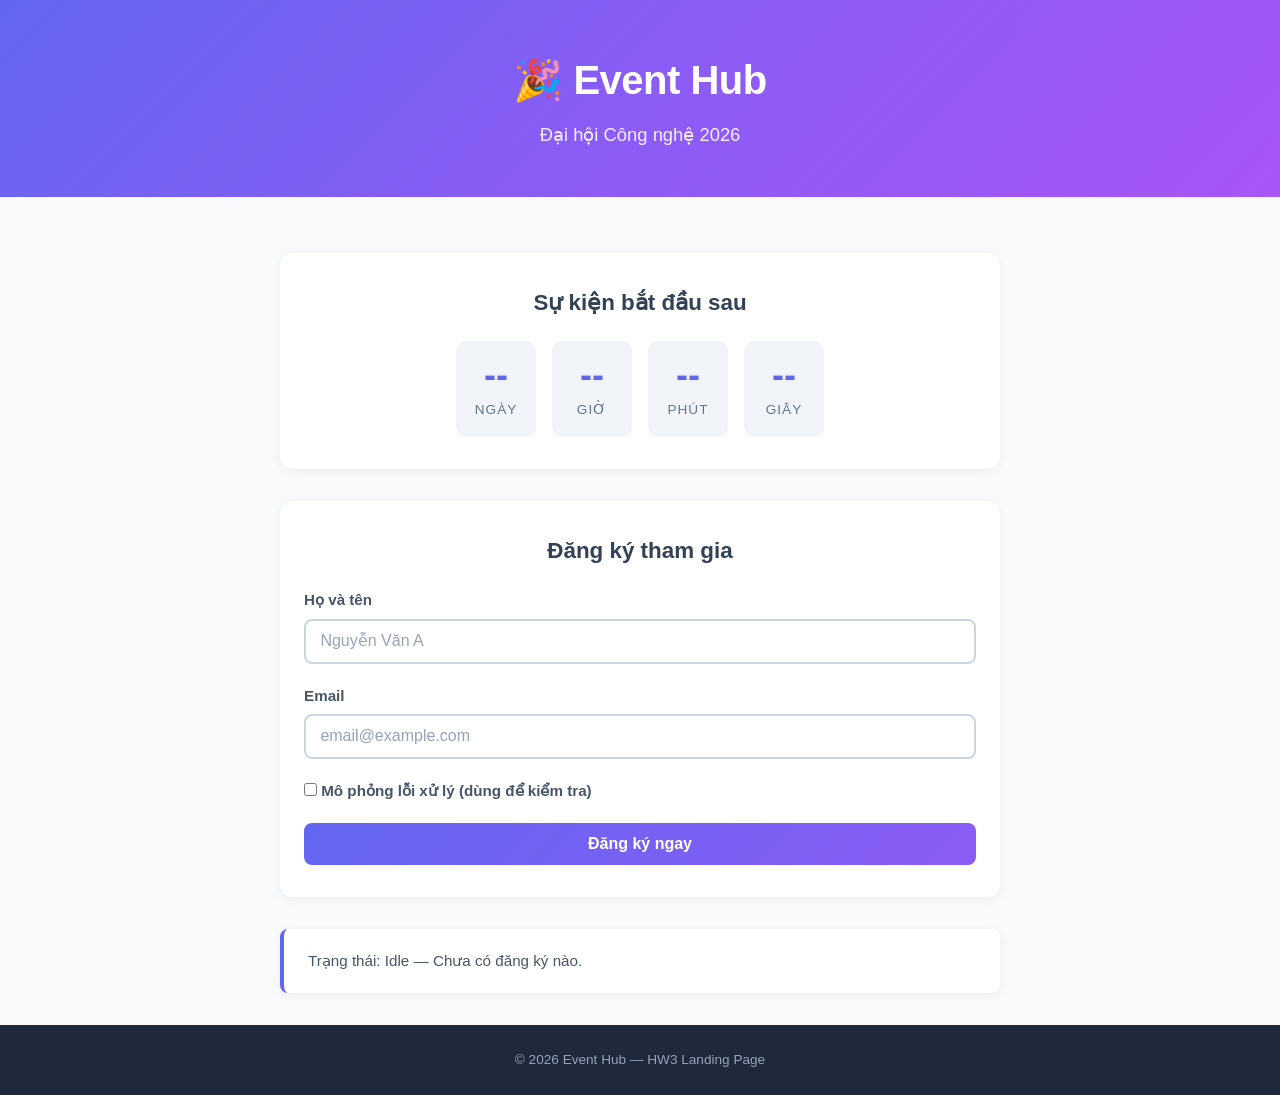
<file: Homework 3/index.html>
<!DOCTYPE html>
<html lang="vi">
<head>
  <meta charset="UTF-8">
  <meta name="viewport" content="width=device-width, initial-scale=1.0">
  <title>Event Hub – Đăng ký sự kiện</title>
  <link rel="stylesheet" href="css/style.css">
</head>
<body>

  <!-- ===== HEADER ===== -->
  <header class="hero">
    <h1 class="hero__title">🎉 Event Hub</h1>
    <p class="hero__subtitle">Đại hội Công nghệ 2026</p>
  </header>

  <!-- ===== MAIN ===== -->
  <main class="container">

    <!-- Countdown -->
    <section class="countdown" aria-label="Đếm ngược đến sự kiện">
      <h2 class="section-title">Sự kiện bắt đầu sau</h2>
      <div class="countdown__display" id="countdown-display">
        <div class="countdown__block">
          <span class="countdown__number" id="days">--</span>
          <span class="countdown__label">Ngày</span>
        </div>
        <div class="countdown__block">
          <span class="countdown__number" id="hours">--</span>
          <span class="countdown__label">Giờ</span>
        </div>
        <div class="countdown__block">
          <span class="countdown__number" id="minutes">--</span>
          <span class="countdown__label">Phút</span>
        </div>
        <div class="countdown__block">
          <span class="countdown__number" id="seconds">--</span>
          <span class="countdown__label">Giây</span>
        </div>
      </div>
    </section>

    <!-- Registration Form -->
    <section class="registration" aria-label="Đăng ký tham gia">
      <h2 class="section-title">Đăng ký tham gia</h2>

      <form class="form" id="registration-form" novalidate>
        <div class="form__group">
          <label class="form__label" for="fullname">Họ và tên</label>
          <input
            class="form__input"
            type="text"
            id="fullname"
            name="fullname"
            placeholder="Nguyễn Văn A"
            required
          >
        </div>

        <div class="form__group">
          <label class="form__label" for="email">Email</label>
          <input
            class="form__input"
            type="email"
            id="email"
            name="email"
            placeholder="email@example.com"
            required
          >
        </div>

        <div class="form__group">
          <label class="form__label" for="simulate-error">
            <input type="checkbox" id="simulate-error">
            Mô phỏng lỗi xử lý (dùng để kiểm tra)
          </label>
        </div>

        <button class="form__submit" type="submit">Đăng ký ngay</button>
      </form>
    </section>

    <!-- Status Display -->
    <section class="status" aria-label="Trạng thái đăng ký">
      <div class="status__box" id="status-box" data-state="idle">
        <p class="status__message" id="status-message" role="status" aria-live="polite" aria-atomic="true">
          Trạng thái: Idle — Chưa có đăng ký nào.
        </p>
      </div>
    </section>

  </main>

  <!-- ===== FOOTER ===== -->
  <footer class="footer">
    <p>&copy; 2026 Event Hub &mdash; HW3 Landing Page</p>
  </footer>

  <script src="js/registration-form.js"></script>
</body>
</html>
</file>
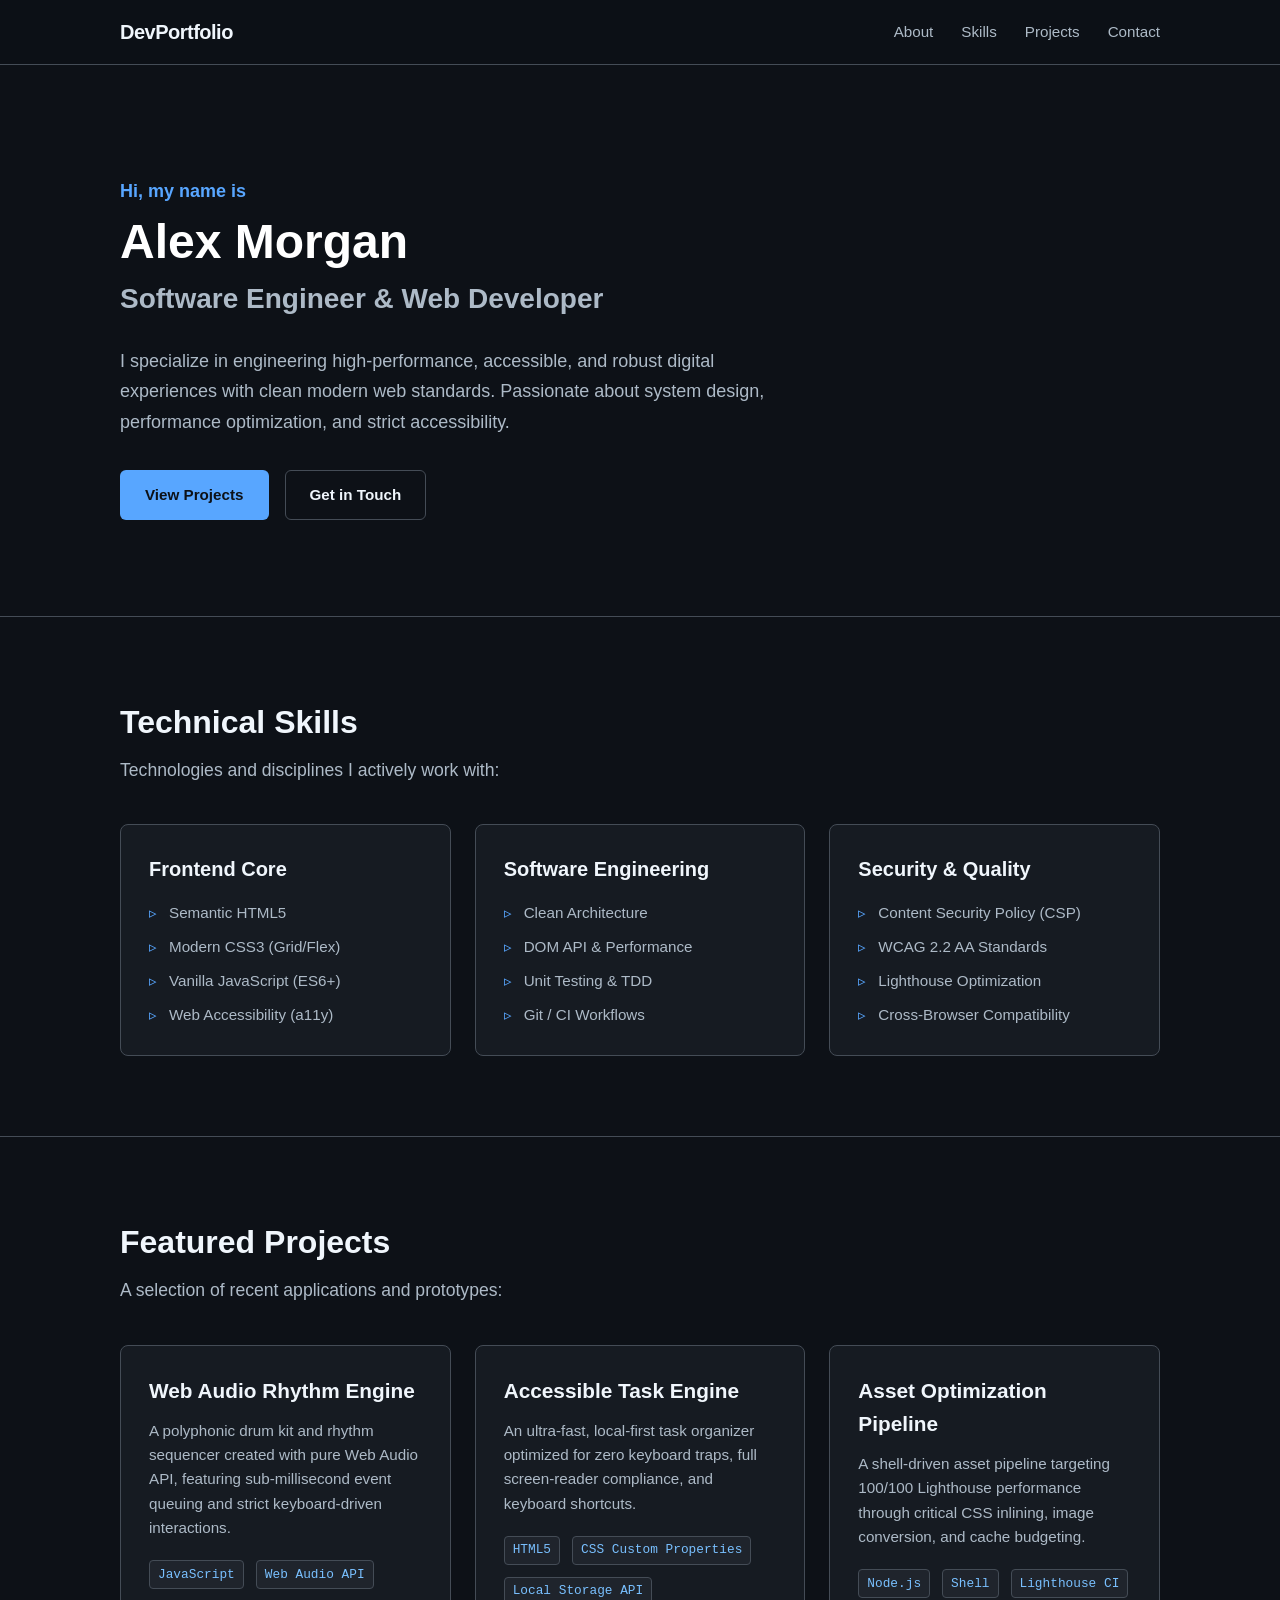
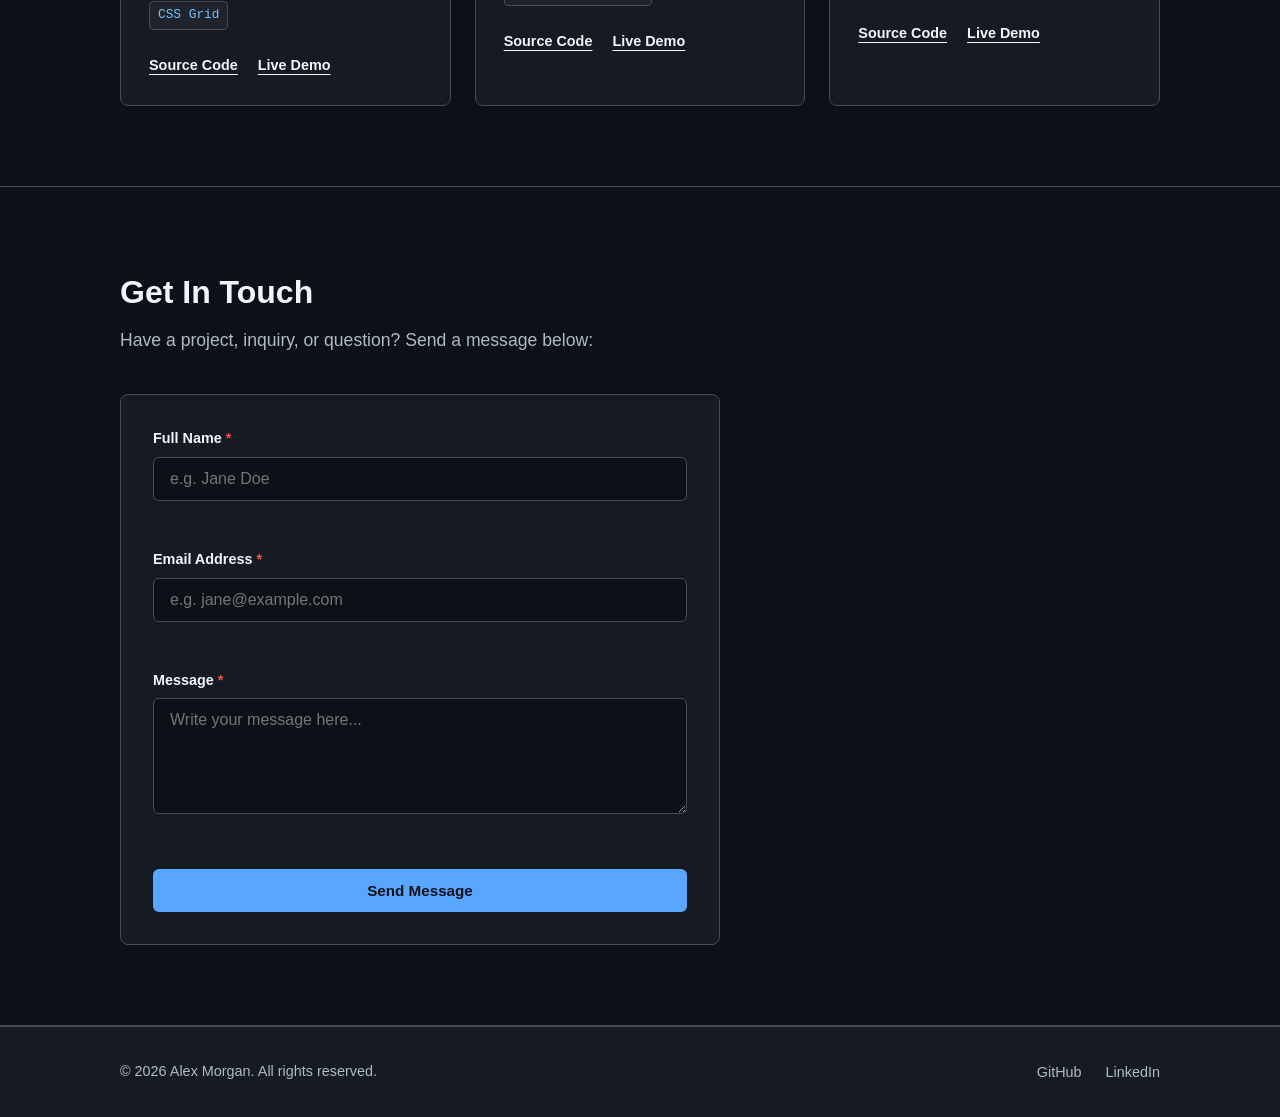
<file: Hw1-porfolio/index.html>
<!DOCTYPE html>
<html lang="en">
<head>
  <meta charset="UTF-8">
  <meta name="viewport" content="width=device-width, initial-scale=1.0">
  <meta http-equiv="Content-Security-Policy" content="default-src 'none'; script-src 'self'; style-src 'self'; img-src 'self' data:; connect-src 'self'; font-src 'self'; form-action 'self'; base-uri 'self'; frame-ancestors 'none';">
  <meta name="theme-color" content="#0d1117">
  <meta name="description" content="Personal Production Portfolio of a Frontend & Software Engineer showcasing skills, projects, and contact info.">
  <title>Developer Portfolio | Clean & Accessible</title>
  <link rel="stylesheet" href="css/style.css">
  <script src="js/main.js" defer></script>
</head>
<body>
  <!-- Skip Link for Accessibility (WCAG / Keyboard Navigation) -->
  <a href="#main-content" class="skip-link">Skip to main content</a>

  <!-- Header & Navigation Landmark -->
  <header class="site-header" aria-label="Site Header">
    <div class="container header-container">
      <a href="#" class="brand-logo" aria-label="Portfolio Home">DevPortfolio</a>
      <button id="nav-toggle" class="nav-toggle" aria-expanded="false" aria-controls="primary-nav" aria-label="Toggle navigation menu">
        <span class="hamburger-bar"></span>
        <span class="hamburger-bar"></span>
        <span class="hamburger-bar"></span>
      </button>
      <nav id="primary-nav" class="primary-nav" aria-label="Main Navigation">
        <ul class="nav-list">
          <li><a href="#about" class="nav-link">About</a></li>
          <li><a href="#skills" class="nav-link">Skills</a></li>
          <li><a href="#projects" class="nav-link">Projects</a></li>
          <li><a href="#contact" class="nav-link">Contact</a></li>
        </ul>
      </nav>
    </div>
  </header>

  <!-- Main Landmark -->
  <main id="main-content">
    <!-- Hero / About Section -->
    <section id="about" class="section hero-section" aria-labelledby="about-heading">
      <div class="container hero-content">
        <div class="hero-text">
          <p class="hero-greeting">Hi, my name is</p>
          <h1 id="about-heading" class="hero-title">Alex Morgan</h1>
          <h2 class="hero-subtitle">Software Engineer & Web Developer</h2>
          <p class="hero-description">
            I specialize in engineering high-performance, accessible, and robust digital experiences with clean modern web standards. Passionate about system design, performance optimization, and strict accessibility.
          </p>
          <div class="hero-cta">
            <a href="#projects" class="btn btn-primary">View Projects</a>
            <a href="#contact" class="btn btn-secondary">Get in Touch</a>
          </div>
        </div>
      </div>
    </section>

    <!-- Skills Section -->
    <section id="skills" class="section skills-section" aria-labelledby="skills-heading">
      <div class="container">
        <h2 id="skills-heading" class="section-title">Technical Skills</h2>
        <p class="section-intro">Technologies and disciplines I actively work with:</p>
        <div class="skills-grid">
          <article class="skill-card">
            <h3 class="skill-category">Frontend Core</h3>
            <ul class="skill-tags">
              <li>Semantic HTML5</li>
              <li>Modern CSS3 (Grid/Flex)</li>
              <li>Vanilla JavaScript (ES6+)</li>
              <li>Web Accessibility (a11y)</li>
            </ul>
          </article>
          <article class="skill-card">
            <h3 class="skill-category">Software Engineering</h3>
            <ul class="skill-tags">
              <li>Clean Architecture</li>
              <li>DOM API & Performance</li>
              <li>Unit Testing & TDD</li>
              <li>Git / CI Workflows</li>
            </ul>
          </article>
          <article class="skill-card">
            <h3 class="skill-category">Security & Quality</h3>
            <ul class="skill-tags">
              <li>Content Security Policy (CSP)</li>
              <li>WCAG 2.2 AA Standards</li>
              <li>Lighthouse Optimization</li>
              <li>Cross-Browser Compatibility</li>
            </ul>
          </article>
        </div>
      </div>
    </section>

    <!-- Projects Section -->
    <section id="projects" class="section projects-section" aria-labelledby="projects-heading">
      <div class="container">
        <h2 id="projects-heading" class="section-title">Featured Projects</h2>
        <p class="section-intro">A selection of recent applications and prototypes:</p>
        <div class="projects-grid">
          <article class="project-card">
            <div class="project-content">
              <h3 class="project-title">Web Audio Rhythm Engine</h3>
              <p class="project-description">
                A polyphonic drum kit and rhythm sequencer created with pure Web Audio API, featuring sub-millisecond event queuing and strict keyboard-driven interactions.
              </p>
              <ul class="project-tech" aria-label="Technologies used">
                <li>JavaScript</li>
                <li>Web Audio API</li>
                <li>CSS Grid</li>
              </ul>
              <div class="project-actions">
                <a href="#projects" class="project-link" aria-label="View source code for Web Audio Rhythm Engine">Source Code</a>
                <a href="#projects" class="project-link" aria-label="View live demo of Web Audio Rhythm Engine">Live Demo</a>
              </div>
            </div>
          </article>

          <article class="project-card">
            <div class="project-content">
              <h3 class="project-title">Accessible Task Engine</h3>
              <p class="project-description">
                An ultra-fast, local-first task organizer optimized for zero keyboard traps, full screen-reader compliance, and keyboard shortcuts.
              </p>
              <ul class="project-tech" aria-label="Technologies used">
                <li>HTML5</li>
                <li>CSS Custom Properties</li>
                <li>Local Storage API</li>
              </ul>
              <div class="project-actions">
                <a href="#projects" class="project-link" aria-label="View source code for Accessible Task Engine">Source Code</a>
                <a href="#projects" class="project-link" aria-label="View live demo of Accessible Task Engine">Live Demo</a>
              </div>
            </div>
          </article>

          <article class="project-card">
            <div class="project-content">
              <h3 class="project-title">Asset Optimization Pipeline</h3>
              <p class="project-description">
                A shell-driven asset pipeline targeting 100/100 Lighthouse performance through critical CSS inlining, image conversion, and cache budgeting.
              </p>
              <ul class="project-tech" aria-label="Technologies used">
                <li>Node.js</li>
                <li>Shell</li>
                <li>Lighthouse CI</li>
              </ul>
              <div class="project-actions">
                <a href="#projects" class="project-link" aria-label="View source code for Asset Optimization Pipeline">Source Code</a>
                <a href="#projects" class="project-link" aria-label="View live demo of Asset Optimization Pipeline">Live Demo</a>
              </div>
            </div>
          </article>
        </div>
      </div>
    </section>

    <!-- Contact Section -->
    <section id="contact" class="section contact-section" aria-labelledby="contact-heading">
      <div class="container">
        <h2 id="contact-heading" class="section-title">Get In Touch</h2>
        <p class="section-intro">Have a project, inquiry, or question? Send a message below:</p>
        <form id="contact-form" class="contact-form" novalidate>
          <div class="form-group">
            <label for="user-name" class="form-label">Full Name <span class="required" aria-hidden="true">*</span></label>
            <input type="text" id="user-name" name="name" class="form-input" required autocomplete="name" placeholder="e.g. Jane Doe" aria-describedby="name-error">
            <span id="name-error" class="error-message" aria-live="polite"></span>
          </div>

          <div class="form-group">
            <label for="user-email" class="form-label">Email Address <span class="required" aria-hidden="true">*</span></label>
            <input type="email" id="user-email" name="email" class="form-input" required autocomplete="email" placeholder="e.g. jane@example.com" aria-describedby="email-error">
            <span id="email-error" class="error-message" aria-live="polite"></span>
          </div>

          <div class="form-group">
            <label for="user-message" class="form-label">Message <span class="required" aria-hidden="true">*</span></label>
            <textarea id="user-message" name="message" class="form-textarea" rows="5" required placeholder="Write your message here..." aria-describedby="message-error"></textarea>
            <span id="message-error" class="error-message" aria-live="polite"></span>
          </div>

          <div id="form-feedback" class="form-feedback" role="status" aria-live="polite"></div>

          <button type="submit" class="btn btn-primary btn-submit">Send Message</button>
        </form>
      </div>
    </section>
  </main>

  <!-- Footer Landmark -->
  <footer class="site-footer" aria-label="Site Footer">
    <div class="container footer-container">
      <p class="footer-copy">&copy; <span id="current-year">2026</span> Alex Morgan. All rights reserved.</p>
      <ul class="footer-links" aria-label="Social and repository links">
        <li><a href="https://github.com" target="_blank" rel="noopener noreferrer">GitHub</a></li>
        <li><a href="https://linkedin.com" target="_blank" rel="noopener noreferrer">LinkedIn</a></li>
      </ul>
    </div>
  </footer>
</body>
</html>
</file>
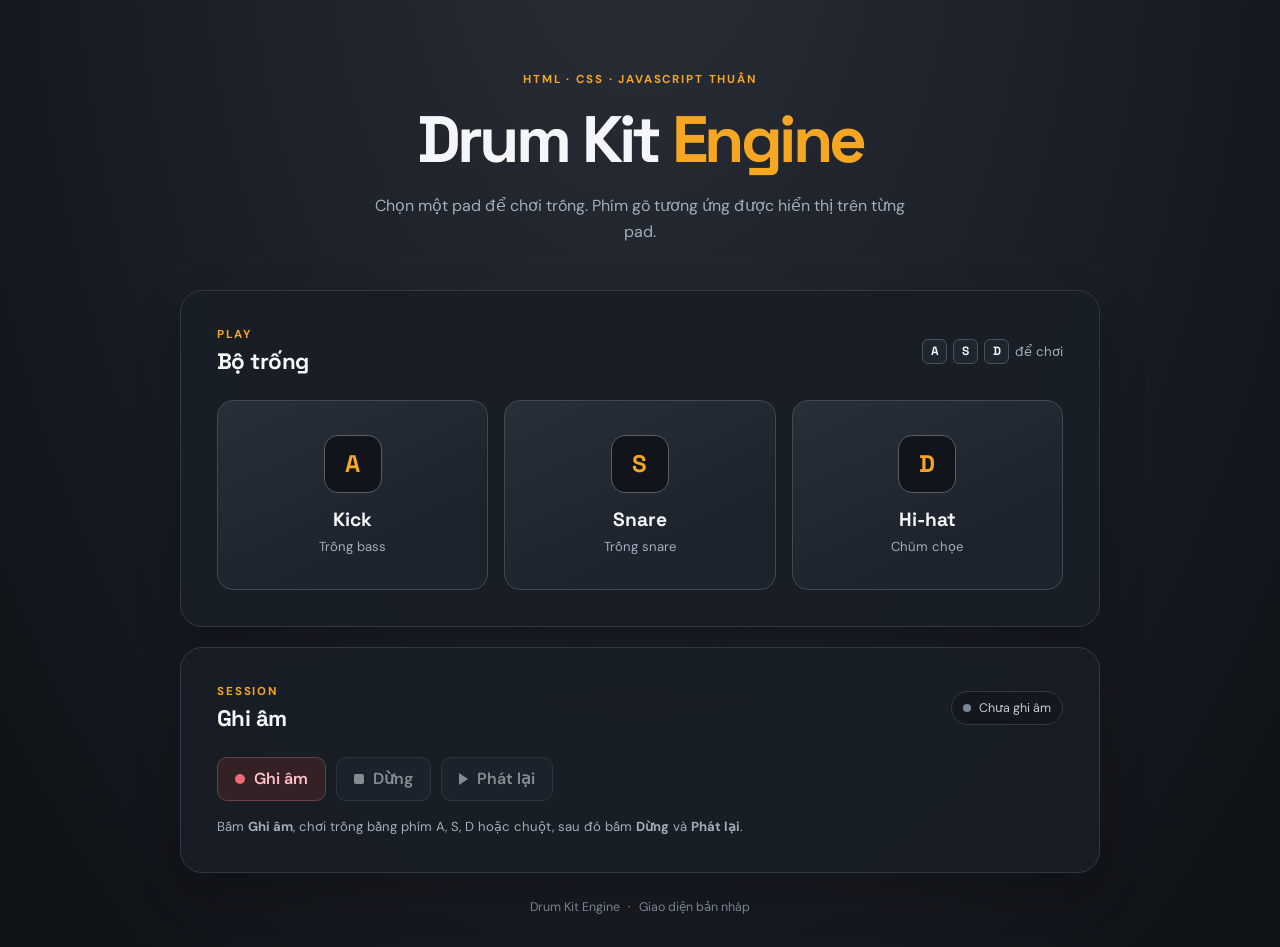
<file: Hw2-drum-kit/index.html>
<!doctype html>
<html lang="vi">
<head>
  <meta charset="utf-8">
  <meta name="viewport" content="width=device-width, initial-scale=1">
  <title>Drum Kit Engine</title>
  <link rel="stylesheet" href="style.css">
  <script src="audio-engine.js" defer></script>
  <script src="js/beat-recorder.js" defer></script>
  <script src="keyboard-controller.js" defer></script>
</head>
<body>
  <main class="app-shell">
    <header class="page-header">
      <p class="eyebrow">HTML · CSS · JAVASCRIPT THUẦN</p>
      <h1>Drum Kit <span>Engine</span></h1>
      <p class="intro">Chọn một pad để chơi trống. Phím gõ tương ứng được hiển thị trên từng pad.</p>
    </header>

    <section class="kit-panel" aria-labelledby="kit-title">
      <div class="section-heading">
        <div>
          <p class="eyebrow">PLAY</p>
          <h2 id="kit-title">Bộ trống</h2>
        </div>
        <p class="key-hint"><kbd>A</kbd> <kbd>S</kbd> <kbd>D</kbd> <span>để chơi</span></p>
      </div>

      <div class="drum-grid" aria-label="Các nút trống">
        <button class="drum-pad drum-pad--kick" type="button" data-key="a" data-sound="kick" aria-label="Kick, phím A">
          <span class="pad-key" aria-hidden="true">A</span>
          <span class="pad-name">Kick</span>
          <span class="pad-detail">Trống bass</span>
        </button>
        <button class="drum-pad drum-pad--snare" type="button" data-key="s" data-sound="snare" aria-label="Snare, phím S">
          <span class="pad-key" aria-hidden="true">S</span>
          <span class="pad-name">Snare</span>
          <span class="pad-detail">Trống snare</span>
        </button>
        <button class="drum-pad drum-pad--hihat" type="button" data-key="d" data-sound="hihat" aria-label="Hi-hat, phím D">
          <span class="pad-key" aria-hidden="true">D</span>
          <span class="pad-name">Hi-hat</span>
          <span class="pad-detail">Chũm chọe</span>
        </button>
      </div>
    </section>

    <section class="recorder-panel" aria-labelledby="recorder-title">
      <div class="section-heading recorder-heading">
        <div>
          <p class="eyebrow">SESSION</p>
          <h2 id="recorder-title">Ghi âm</h2>
        </div>
        <span class="status-pill"><span class="status-dot" aria-hidden="true"></span><span id="recorder-status-text">Chưa ghi âm</span></span>
      </div>

      <div class="recorder-controls" aria-label="Điều khiển ghi âm">
        <button id="record-btn" class="control-button control-button--record" type="button" aria-label="Bắt đầu ghi âm">
          <span class="record-icon" aria-hidden="true"></span>Ghi âm
        </button>
        <button id="stop-btn" class="control-button" type="button" disabled aria-label="Dừng ghi âm hoặc dừng phát lại">
          <span class="stop-icon" aria-hidden="true"></span>Dừng
        </button>
        <button id="play-btn" class="control-button" type="button" disabled aria-label="Phát lại bản ghi">
          <span class="play-icon" aria-hidden="true"></span>Phát lại
        </button>
      </div>
      <p class="recorder-note">Bấm <strong>Ghi âm</strong>, chơi trống bằng phím A, S, D hoặc chuột, sau đó bấm <strong>Dừng</strong> và <strong>Phát lại</strong>.</p>
    </section>

    <footer class="page-footer">Drum Kit Engine <span aria-hidden="true">·</span> Giao diện bản nháp</footer>
  </main>
</body>
</html>
</file>
<file: Homework 3/css/style.css>
/* ===================================================
   Event Hub – Landing Page Styles
   =================================================== */

/* ---------- Reset & Base ---------- */
*,
*::before,
*::after {
  margin: 0;
  padding: 0;
  box-sizing: border-box;
}

html {
  font-size: 16px;
  scroll-behavior: smooth;
}

body {
  font-family: "Segoe UI", Roboto, "Helvetica Neue", Arial, sans-serif;
  line-height: 1.6;
  color: #1e293b;
  background-color: #f8fafc;
  min-height: 100vh;
  display: flex;
  flex-direction: column;
}

/* ---------- Container ---------- */
.container {
  width: 90%;
  max-width: 720px;
  margin: 0 auto;
  padding: 2rem 0;
  flex: 1;
}

/* ---------- Hero / Header ---------- */
.hero {
  background: linear-gradient(135deg, #6366f1, #8b5cf6, #a855f7);
  color: #fff;
  text-align: center;
  padding: 3rem 1rem;
}

.hero__title {
  font-size: 2.5rem;
  font-weight: 800;
  letter-spacing: -0.5px;
}

.hero__subtitle {
  margin-top: 0.5rem;
  font-size: 1.15rem;
  opacity: 0.9;
}

/* ---------- Section Title ---------- */
.section-title {
  text-align: center;
  font-size: 1.4rem;
  font-weight: 700;
  margin-bottom: 1.25rem;
  color: #334155;
}

/* ---------- Countdown ---------- */
.countdown {
  margin-top: 1.5rem;
  padding: 2rem 1rem;
  background: #fff;
  border-radius: 12px;
  box-shadow: 0 2px 12px rgba(0, 0, 0, 0.06);
}

.countdown__display {
  display: flex;
  justify-content: center;
  gap: 1rem;
  flex-wrap: wrap;
}

.countdown__block {
  display: flex;
  flex-direction: column;
  align-items: center;
  min-width: 80px;
  padding: 1rem;
  background: #f1f5f9;
  border-radius: 10px;
}

.countdown__number {
  font-size: 2.25rem;
  font-weight: 800;
  color: #6366f1;
  line-height: 1;
}

.countdown__label {
  margin-top: 0.35rem;
  font-size: 0.85rem;
  text-transform: uppercase;
  letter-spacing: 1px;
  color: #64748b;
}

/* ---------- Registration ---------- */
.registration {
  margin-top: 2rem;
  padding: 2rem 1.5rem;
  background: #fff;
  border-radius: 12px;
  box-shadow: 0 2px 12px rgba(0, 0, 0, 0.06);
}

/* ---------- Form ---------- */
.form__group {
  margin-bottom: 1.25rem;
}

.form__label {
  display: block;
  margin-bottom: 0.4rem;
  font-weight: 600;
  font-size: 0.95rem;
  color: #475569;
}

.form__input {
  width: 100%;
  padding: 0.7rem 0.9rem;
  font-size: 1rem;
  border: 2px solid #cbd5e1;
  border-radius: 8px;
  outline: none;
  transition: border-color 0.2s, box-shadow 0.2s;
}

.form__input:focus {
  border-color: #6366f1;
  box-shadow: 0 0 0 3px rgba(99, 102, 241, 0.15);
}

.form__input::placeholder {
  color: #94a3b8;
}

.form__submit {
  display: block;
  width: 100%;
  padding: 0.75rem;
  font-size: 1rem;
  font-weight: 700;
  color: #fff;
  background: linear-gradient(135deg, #6366f1, #8b5cf6);
  border: none;
  border-radius: 8px;
  cursor: pointer;
  transition: opacity 0.2s, transform 0.15s;
}

.form__submit:hover {
  opacity: 0.92;
}

.form__submit:active {
  transform: scale(0.98);
}

/* ---------- Status ---------- */
.status {
  margin-top: 2rem;
}

.status__box {
  padding: 1.25rem 1.5rem;
  background: #fff;
  border-left: 4px solid #6366f1;
  border-radius: 8px;
  box-shadow: 0 2px 12px rgba(0, 0, 0, 0.06);
}

.status__box[data-state="submitting"] {
  border-left-color: #f59e0b;
}

.status__box[data-state="success"] {
  border-left-color: #16a34a;
}

.status__box[data-state="error"] {
  border-left-color: #dc2626;
}

.status__message {
  font-size: 0.95rem;
  color: #475569;
}

/* ---------- Footer ---------- */
.footer {
  text-align: center;
  padding: 1.5rem 1rem;
  font-size: 0.85rem;
  color: #94a3b8;
  background: #1e293b;
  margin-top: auto;
}

/* ---------- Responsive ---------- */
@media (max-width: 480px) {
  .hero__title {
    font-size: 1.75rem;
  }

  .hero__subtitle {
    font-size: 1rem;
  }

  .countdown__block {
    min-width: 64px;
    padding: 0.75rem;
  }

  .countdown__number {
    font-size: 1.75rem;
  }

  .registration {
    padding: 1.5rem 1rem;
  }
}
</file>
<file: Hw1-porfolio/css/style.css>
/* -------------------------------------------------------------
   CSS Custom Properties & Reset
   Focus on High Contrast (WCAG 2.2 AA) & System Fonts
-------------------------------------------------------------- */
:root {
  --color-bg: #0d1117;
  --color-surface: #161b22;
  --color-surface-hover: #21262d;
  --color-border: #444c56;
  --color-text: #f0f6fc;
  --color-text-muted: #adbac7;
  --color-primary: #58a6ff;
  --color-primary-hover: #79c0ff;
  --color-accent: #347d39;
  --color-accent-hover: #46954a;
  --color-danger: #f85149;
  --color-focus: #ffbf47;

  --font-family: -apple-system, BlinkMacSystemFont, "Segoe UI", Roboto, Helvetica, Arial, sans-serif;
  --font-size-base: 1rem;
  --line-height-base: 1.6;
  --container-max-width: 1040px;
  --transition-fast: 0.2s ease-in-out;
}

*,
*::before,
*::after {
  box-sizing: border-box;
  margin: 0;
  padding: 0;
}

html {
  font-family: var(--font-family);
  font-size: 16px;
  line-height: var(--line-height-base);
  color: var(--color-text);
  background-color: var(--color-bg);
  scroll-behavior: smooth;
}

body {
  min-height: 100vh;
  display: flex;
  flex-direction: column;
}

/* -------------------------------------------------------------
   Accessibility (a11y) & Focus Controls
-------------------------------------------------------------- */
.skip-link {
  position: absolute;
  top: -100px;
  left: 1rem;
  background-color: var(--color-focus);
  color: #000000;
  padding: 0.75rem 1.25rem;
  font-weight: 700;
  z-index: 9999;
  text-decoration: none;
  border-radius: 4px;
  transition: top var(--transition-fast);
}

.skip-link:focus {
  top: 1rem;
  outline: 3px solid #000000;
}

:focus-visible {
  outline: 3px solid var(--color-focus);
  outline-offset: 3px;
}

/* -------------------------------------------------------------
   Layout & Container
-------------------------------------------------------------- */
.container {
  width: 90%;
  max-width: var(--container-max-width);
  margin-left: auto;
  margin-right: auto;
}

.section {
  padding: 5rem 0;
  border-bottom: 1px solid var(--color-border);
}

.section-title {
  font-size: 2rem;
  margin-bottom: 0.5rem;
  color: var(--color-text);
}

.section-intro {
  color: var(--color-text-muted);
  margin-bottom: 2.5rem;
  font-size: 1.1rem;
}

/* -------------------------------------------------------------
   Header & Navigation
-------------------------------------------------------------- */
.site-header {
  position: sticky;
  top: 0;
  z-index: 1000;
  background-color: rgba(13, 17, 23, 0.95);
  backdrop-filter: blur(8px);
  border-bottom: 1px solid var(--color-border);
  padding: 1rem 0;
}

.header-container {
  display: flex;
  align-items: center;
  justify-content: space-between;
}

.brand-logo {
  font-size: 1.25rem;
  font-weight: 700;
  color: var(--color-text);
  text-decoration: none;
  letter-spacing: -0.5px;
}

.nav-toggle {
  display: none;
  background: transparent;
  border: 1px solid var(--color-border);
  border-radius: 6px;
  padding: 0.5rem;
  cursor: pointer;
  flex-direction: column;
  gap: 4px;
}

.hamburger-bar {
  display: block;
  width: 22px;
  height: 2px;
  background-color: var(--color-text);
  border-radius: 2px;
  transition: transform var(--transition-fast), opacity var(--transition-fast);
}

.nav-list {
  display: flex;
  list-style: none;
  gap: 1.75rem;
}

.nav-link {
  color: var(--color-text-muted);
  text-decoration: none;
  font-size: 0.95rem;
  font-weight: 500;
  transition: color var(--transition-fast);
}

.nav-link:hover,
.nav-link:focus {
  color: var(--color-primary);
}

/* -------------------------------------------------------------
   Hero Section
-------------------------------------------------------------- */
.hero-section {
  padding: 7rem 0 6rem;
}

.hero-greeting {
  color: var(--color-primary);
  font-size: 1.125rem;
  font-weight: 600;
  margin-bottom: 0.5rem;
}

.hero-title {
  font-size: 3rem;
  line-height: 1.15;
  margin-bottom: 0.5rem;
  font-weight: 800;
  color: #ffffff;
}

.hero-subtitle {
  font-size: 1.75rem;
  color: var(--color-text-muted);
  margin-bottom: 1.5rem;
  font-weight: 600;
}

.hero-description {
  max-width: 650px;
  font-size: 1.125rem;
  color: var(--color-text-muted);
  margin-bottom: 2rem;
  line-height: 1.7;
}

.hero-cta {
  display: flex;
  gap: 1rem;
  flex-wrap: wrap;
}

/* -------------------------------------------------------------
   Buttons
-------------------------------------------------------------- */
.btn {
  display: inline-block;
  padding: 0.75rem 1.5rem;
  font-size: 0.95rem;
  font-weight: 600;
  text-decoration: none;
  border-radius: 6px;
  cursor: pointer;
  border: 1px solid transparent;
  transition: background-color var(--transition-fast), border-color var(--transition-fast), color var(--transition-fast);
  text-align: center;
}

.btn-primary {
  background-color: var(--color-primary);
  color: #0d1117;
  font-weight: 700;
}

.btn-primary:hover {
  background-color: var(--color-primary-hover);
}

.btn-secondary {
  background-color: transparent;
  border-color: var(--color-border);
  color: var(--color-text);
}

.btn-secondary:hover {
  background-color: var(--color-surface);
  border-color: var(--color-text-muted);
}

/* -------------------------------------------------------------
   Skills Section
-------------------------------------------------------------- */
.skills-grid {
  display: grid;
  grid-template-columns: repeat(auto-fit, minmax(280px, 1fr));
  gap: 1.5rem;
}

.skill-card {
  background-color: var(--color-surface);
  border: 1px solid var(--color-border);
  border-radius: 8px;
  padding: 1.75rem;
  transition: border-color var(--transition-fast);
}

.skill-card:hover {
  border-color: var(--color-primary);
}

.skill-category {
  font-size: 1.25rem;
  margin-bottom: 1rem;
  color: var(--color-text);
}

.skill-tags {
  list-style: none;
  display: flex;
  flex-direction: column;
  gap: 0.6rem;
}

.skill-tags li {
  color: var(--color-text-muted);
  font-size: 0.95rem;
  position: relative;
  padding-left: 1.25rem;
}

.skill-tags li::before {
  content: "▹";
  position: absolute;
  left: 0;
  color: var(--color-primary);
}

/* -------------------------------------------------------------
   Projects Section
-------------------------------------------------------------- */
.projects-grid {
  display: grid;
  grid-template-columns: repeat(auto-fit, minmax(300px, 1fr));
  gap: 1.5rem;
}

.project-card {
  background-color: var(--color-surface);
  border: 1px solid var(--color-border);
  border-radius: 8px;
  display: flex;
  flex-direction: column;
  justify-content: space-between;
  padding: 1.75rem;
  transition: border-color var(--transition-fast);
}

.project-card:hover {
  border-color: var(--color-primary);
}

.project-title {
  font-size: 1.3rem;
  margin-bottom: 0.75rem;
  color: var(--color-text);
}

.project-description {
  color: var(--color-text-muted);
  font-size: 0.95rem;
  line-height: 1.6;
  margin-bottom: 1.25rem;
}

.project-tech {
  list-style: none;
  display: flex;
  gap: 0.75rem;
  flex-wrap: wrap;
  margin-bottom: 1.5rem;
}

.project-tech li {
  font-size: 0.8rem;
  font-family: monospace;
  background-color: #1f242c;
  border: 1px solid var(--color-border);
  padding: 0.2rem 0.5rem;
  border-radius: 4px;
  color: #79c0ff;
}

.project-actions {
  display: flex;
  gap: 1.25rem;
}

.project-link {
  color: var(--color-text);
  font-size: 0.9rem;
  font-weight: 600;
  text-decoration: underline;
  text-underline-offset: 4px;
}

.project-link:hover {
  color: var(--color-primary);
}

/* -------------------------------------------------------------
   Contact Form
-------------------------------------------------------------- */
.contact-form {
  max-width: 600px;
  background-color: var(--color-surface);
  border: 1px solid var(--color-border);
  border-radius: 8px;
  padding: 2rem;
}

.form-group {
  margin-bottom: 1.5rem;
}

.form-label {
  display: block;
  font-size: 0.9rem;
  font-weight: 600;
  margin-bottom: 0.4rem;
  color: var(--color-text);
}

.required {
  color: var(--color-danger);
}

.form-input,
.form-textarea {
  width: 100%;
  background-color: var(--color-bg);
  border: 1px solid var(--color-border);
  border-radius: 6px;
  padding: 0.75rem 1rem;
  color: var(--color-text);
  font-family: inherit;
  font-size: 1rem;
  transition: border-color var(--transition-fast);
}

.form-input:focus,
.form-textarea:focus {
  border-color: var(--color-primary);
}

.error-message {
  display: block;
  color: var(--color-danger);
  font-size: 0.825rem;
  margin-top: 0.35rem;
  min-height: 1.1rem;
}

.form-feedback {
  margin-bottom: 1.25rem;
  padding: 0.75rem;
  border-radius: 6px;
  font-size: 0.95rem;
  display: none;
}

.form-feedback.success {
  display: block;
  background-color: rgba(52, 125, 57, 0.2);
  border: 1px solid var(--color-accent-hover);
  color: #56d364;
}

.form-feedback.error {
  display: block;
  background-color: rgba(248, 81, 73, 0.15);
  border: 1px solid var(--color-danger);
  color: var(--color-danger);
}

.btn-submit {
  width: 100%;
}

/* -------------------------------------------------------------
   Footer
-------------------------------------------------------------- */
.site-footer {
  margin-top: auto;
  border-top: 1px solid var(--color-border);
  padding: 2rem 0;
  background-color: var(--color-surface);
}

.footer-container {
  display: flex;
  align-items: center;
  justify-content: space-between;
  flex-wrap: wrap;
  gap: 1rem;
}

.footer-copy {
  color: var(--color-text-muted);
  font-size: 0.9rem;
}

.footer-links {
  list-style: none;
  display: flex;
  gap: 1.5rem;
}

.footer-links a {
  color: var(--color-text-muted);
  text-decoration: none;
  font-size: 0.9rem;
  transition: color var(--transition-fast);
}

.footer-links a:hover {
  color: var(--color-primary);
}

/* -------------------------------------------------------------
   Responsive Breakpoints (Mobile First to Desktop)
-------------------------------------------------------------- */
@media (max-width: 768px) {
  .nav-toggle {
    display: flex;
  }

  .primary-nav {
    display: none;
    position: absolute;
    top: 100%;
    left: 0;
    right: 0;
    background-color: var(--color-surface);
    border-bottom: 1px solid var(--color-border);
    padding: 1.5rem 2rem;
  }

  .primary-nav.is-open {
    display: block;
  }

  .nav-list {
    flex-direction: column;
    gap: 1.25rem;
  }

  .hero-title {
    font-size: 2.25rem;
  }

  .hero-subtitle {
    font-size: 1.35rem;
  }

  .footer-container {
    flex-direction: column;
    text-align: center;
  }
}
</file>
<file: Hw2-drum-kit/style.css>
@import url('https://fonts.googleapis.com/css2?family=DM+Sans:wght@400;500;600;700&family=Space+Grotesk:wght@500;600;700&display=swap');

:root {
  color-scheme: dark;
  --bg: #101318;
  --surface: #191e26;
  --surface-raised: #202630;
  --border: #303845;
  --text: #f4f6fa;
  --muted: #a2adbb;
  --accent: #f5a623;
  --accent-soft: #392a17;
  --focus: #9ec5ff;
}

* { box-sizing: border-box; }

body {
  min-width: 320px;
  min-height: 100vh;
  margin: 0;
  background: radial-gradient(ellipse at 50% -15%, #292e38 0, var(--bg) 52rem);
  color: var(--text);
  font-family: "DM Sans", sans-serif;
}

button { font: inherit; }

.app-shell {
  width: min(100% - 40px, 920px);
  margin: 0 auto;
  padding: 72px 0 32px;
}

.page-header { margin-bottom: 44px; text-align: center; }
.eyebrow {
  margin: 0 0 10px;
  color: var(--accent);
  font-size: .72rem;
  font-weight: 700;
  letter-spacing: .16em;
}
h1, h2, p { margin-top: 0; }
h1, h2 { font-family: "Space Grotesk", sans-serif; }
h1 { margin-bottom: 12px; font-size: clamp(2.45rem, 7vw, 4.1rem); letter-spacing: -.055em; }
h1 span { color: var(--accent); }
.intro { max-width: 560px; margin: 0 auto; color: var(--muted); line-height: 1.65; }

.kit-panel, .recorder-panel {
  padding: clamp(22px, 5vw, 36px);
  border: 1px solid var(--border);
  border-radius: 22px;
  background: color-mix(in srgb, var(--surface) 94%, transparent);
  box-shadow: 0 18px 48px #0003;
}
.kit-panel { margin-bottom: 20px; }
.section-heading { display: flex; align-items: center; justify-content: space-between; gap: 16px; margin-bottom: 24px; }
.section-heading .eyebrow { margin-bottom: 5px; }
h2 { margin-bottom: 0; font-size: 1.4rem; letter-spacing: -.025em; }
.key-hint { display: flex; align-items: center; gap: 6px; margin: 0; color: var(--muted); font-size: .83rem; }
kbd, .pad-key {
  font-family: "Space Grotesk", sans-serif;
  font-weight: 700;
}
kbd { display: inline-grid; width: 25px; height: 25px; place-items: center; border: 1px solid #495260; border-radius: 6px; background: var(--surface-raised); color: var(--text); font-size: .75rem; }

.drum-grid { display: grid; grid-template-columns: repeat(3, minmax(0, 1fr)); gap: 16px; }
.drum-pad {
  display: flex;
  min-height: 190px;
  flex-direction: column;
  align-items: center;
  justify-content: center;
  gap: 6px;
  padding: 22px 14px;
  border: 1px solid #414957;
  border-radius: 16px;
  background: linear-gradient(155deg, #282f39, #1d232c 75%);
  color: var(--text);
  cursor: pointer;
  transition: transform .14s ease, border-color .14s ease, background .14s ease, box-shadow .14s ease;
}
.drum-pad:hover { transform: translateY(-3px); border-color: var(--accent); box-shadow: 0 10px 26px #0004; }
.drum-pad:active,
.drum-pad.is-active {
  transform: translateY(1px) scale(.985);
  border-color: var(--accent);
}
.drum-pad:focus-visible, .control-button:focus-visible { outline: 3px solid var(--focus); outline-offset: 4px; }
.pad-key { display: grid; width: 58px; height: 58px; margin-bottom: 8px; place-items: center; border: 1px solid #555e6b; border-radius: 14px; background: #11151b; color: var(--accent); font-size: 1.5rem; }
.pad-name { font-family: "Space Grotesk", sans-serif; font-size: 1.2rem; font-weight: 700; }
.pad-detail { color: var(--muted); font-size: .82rem; }
.drum-pad--kick:hover { border-color: #f5a623; }
.drum-pad--snare:hover { border-color: #fb7185; }
.drum-pad--hihat:hover { border-color: #67d5c1; }

.status-pill { display: inline-flex; align-items: center; gap: 8px; padding: 8px 11px; border: 1px solid var(--border); border-radius: 999px; background: #14181e; color: #c2cad4; font-size: .78rem; white-space: nowrap; }
.status-dot { width: 8px; height: 8px; border-radius: 50%; background: #7b8794; transition: background .2s; }
.status-dot--recording { background: #f06a74; animation: pulse-dot 1s infinite; }
.status-dot--playing { background: #58d68d; animation: pulse-dot 1s infinite; }
@keyframes pulse-dot {
  0%, 100% { opacity: 1; }
  50% { opacity: .35; }
}
.recorder-controls { display: flex; flex-wrap: wrap; gap: 10px; }
.control-button { display: inline-flex; min-height: 44px; align-items: center; justify-content: center; gap: 9px; padding: 0 17px; border: 1px solid #3d4653; border-radius: 10px; background: var(--surface-raised); color: #d6dce5; font-weight: 600; }
.control-button:disabled { cursor: not-allowed; opacity: .58; }
.control-button--record { border-color: #694044; background: #332126; color: #ffc1c7; }
.record-icon { width: 10px; height: 10px; border-radius: 50%; background: #f06a74; }
.stop-icon { width: 10px; height: 10px; border-radius: 2px; background: currentColor; }
.play-icon { width: 0; height: 0; border-top: 6px solid transparent; border-bottom: 6px solid transparent; border-left: 9px solid currentColor; }
.recorder-note { margin: 16px 0 0; color: var(--muted); font-size: .82rem; line-height: 1.5; }
.page-footer { padding-top: 26px; color: #778290; font-size: .78rem; text-align: center; }
.page-footer span { padding: 0 5px; color: var(--accent); }

@media (max-width: 600px) {
  .app-shell { width: min(100% - 28px, 500px); padding-top: 48px; }
  .page-header { margin-bottom: 30px; }
  .drum-grid { gap: 10px; }
  .drum-pad { min-height: 155px; padding: 16px 8px; }
  .pad-key { width: 48px; height: 48px; }
  .pad-name { font-size: 1.05rem; }
  .pad-detail { font-size: .72rem; }
}

@media (max-width: 390px) {
  .key-hint { gap: 4px; font-size: .72rem; }
  .section-heading { align-items: flex-start; }
  .status-pill { padding: 7px 8px; font-size: .72rem; }
  .control-button { flex: 1 1 42%; padding: 0 10px; }
}

@media (prefers-reduced-motion: reduce) {
  *, *::before, *::after { scroll-behavior: auto !important; transition-duration: .01ms !important; }
}
</file>
